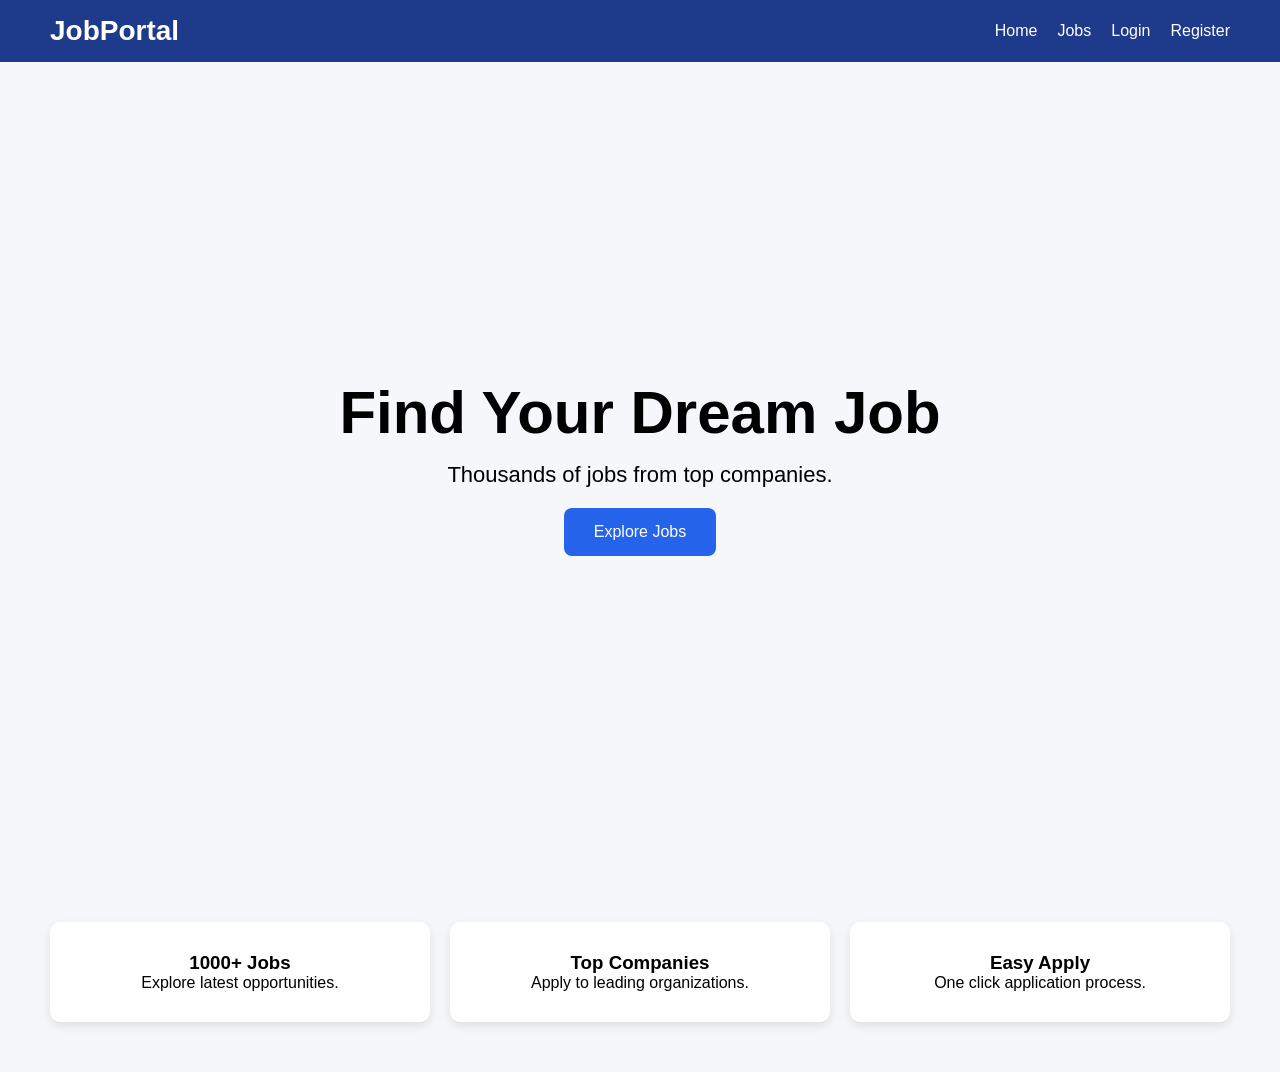
<file: index.html>
<!DOCTYPE html>
<html lang="en">
<head>
<meta charset="UTF-8">
<meta name="viewport" content="width=device-width, initial-scale=1.0">
<title>Job Portal</title>
<link rel="stylesheet" href="style.css">
</head>

<body>

<header>
    <nav class="navbar">
        <div class="logo">JobPortal</div>

        <ul class="nav-links">
            <li><a href="index.html">Home</a></li>
            <li><a href="pages/jobs.html">Jobs</a></li>
            <li><a href="pages/login.html">Login</a></li>
            <li><a href="pages/register.html">Register</a></li>
        </ul>

        <button class="menu-btn">☰</button>
    </nav>
</header>

<section class="hero">
    <h1>Find Your Dream Job</h1>
    <p>Thousands of jobs from top companies.</p>

    <a href="pages/jobs.html" class="btn">
        Explore Jobs
    </a>
</section>

<section class="features">

<div class="card">
    <h3>1000+ Jobs</h3>
    <p>Explore latest opportunities.</p>
</div>

<div class="card">
    <h3>Top Companies</h3>
    <p>Apply to leading organizations.</p>
</div>

<div class="card">
    <h3>Easy Apply</h3>
    <p>One click application process.</p>
</div>

</section>

<script src="script.js"></script>

</body>
</html>
</file>
<file: style.css>
*{
margin:0;
padding:0;
box-sizing:border-box;
font-family:Arial,sans-serif;
}

body{
background:#f5f7fa;
}

.navbar{
display:flex;
justify-content:space-between;
align-items:center;
padding:15px 50px;
background:#1e3a8a;
color:white;
}

.logo{
font-size:28px;
font-weight:bold;
}

.nav-links{
display:flex;
list-style:none;
gap:20px;
}

.nav-links a{
color:white;
text-decoration:none;
}

.menu-btn{
display:none;
background:none;
border:none;
color:white;
font-size:28px;
cursor:pointer;
}

.hero{
height:90vh;
display:flex;
flex-direction:column;
justify-content:center;
align-items:center;
text-align:center;
padding:20px;
}

.hero h1{
font-size:60px;
margin-bottom:15px;
}

.hero p{
font-size:22px;
margin-bottom:20px;
}

.btn{
padding:15px 30px;
background:#2563eb;
color:white;
text-decoration:none;
border-radius:8px;
}

.features{
display:grid;
grid-template-columns:repeat(auto-fit,minmax(250px,1fr));
gap:20px;
padding:50px;
}

.card{
background:white;
padding:30px;
border-radius:10px;
box-shadow:0 4px 10px rgba(0,0,0,.1);
text-align:center;
}

@media(max-width:768px){

.nav-links{
display:none;
flex-direction:column;
position:absolute;
top:70px;
right:0;
background:#1e3a8a;
width:100%;
padding:20px;
}

.nav-links.active{
display:flex;
}

.menu-btn{
display:block;
}

.hero h1{
font-size:40px;
}
}
</file>
